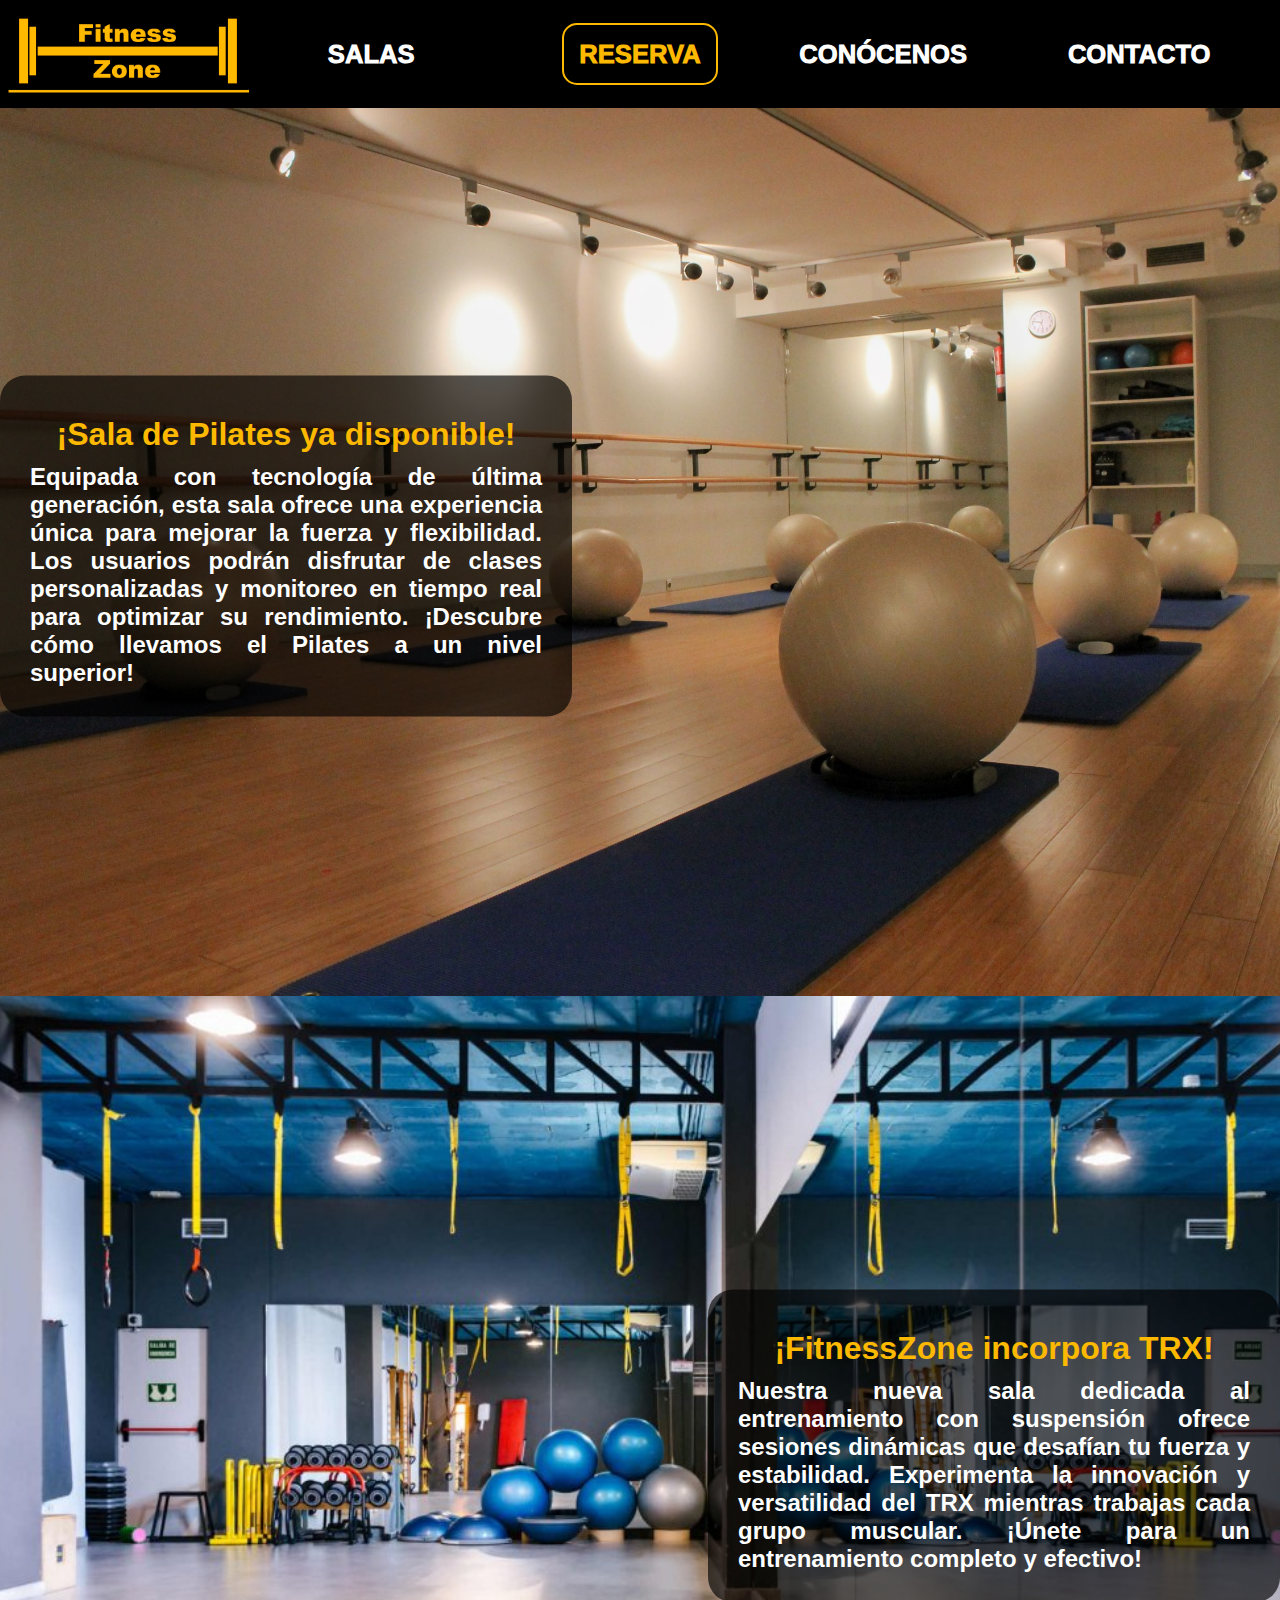
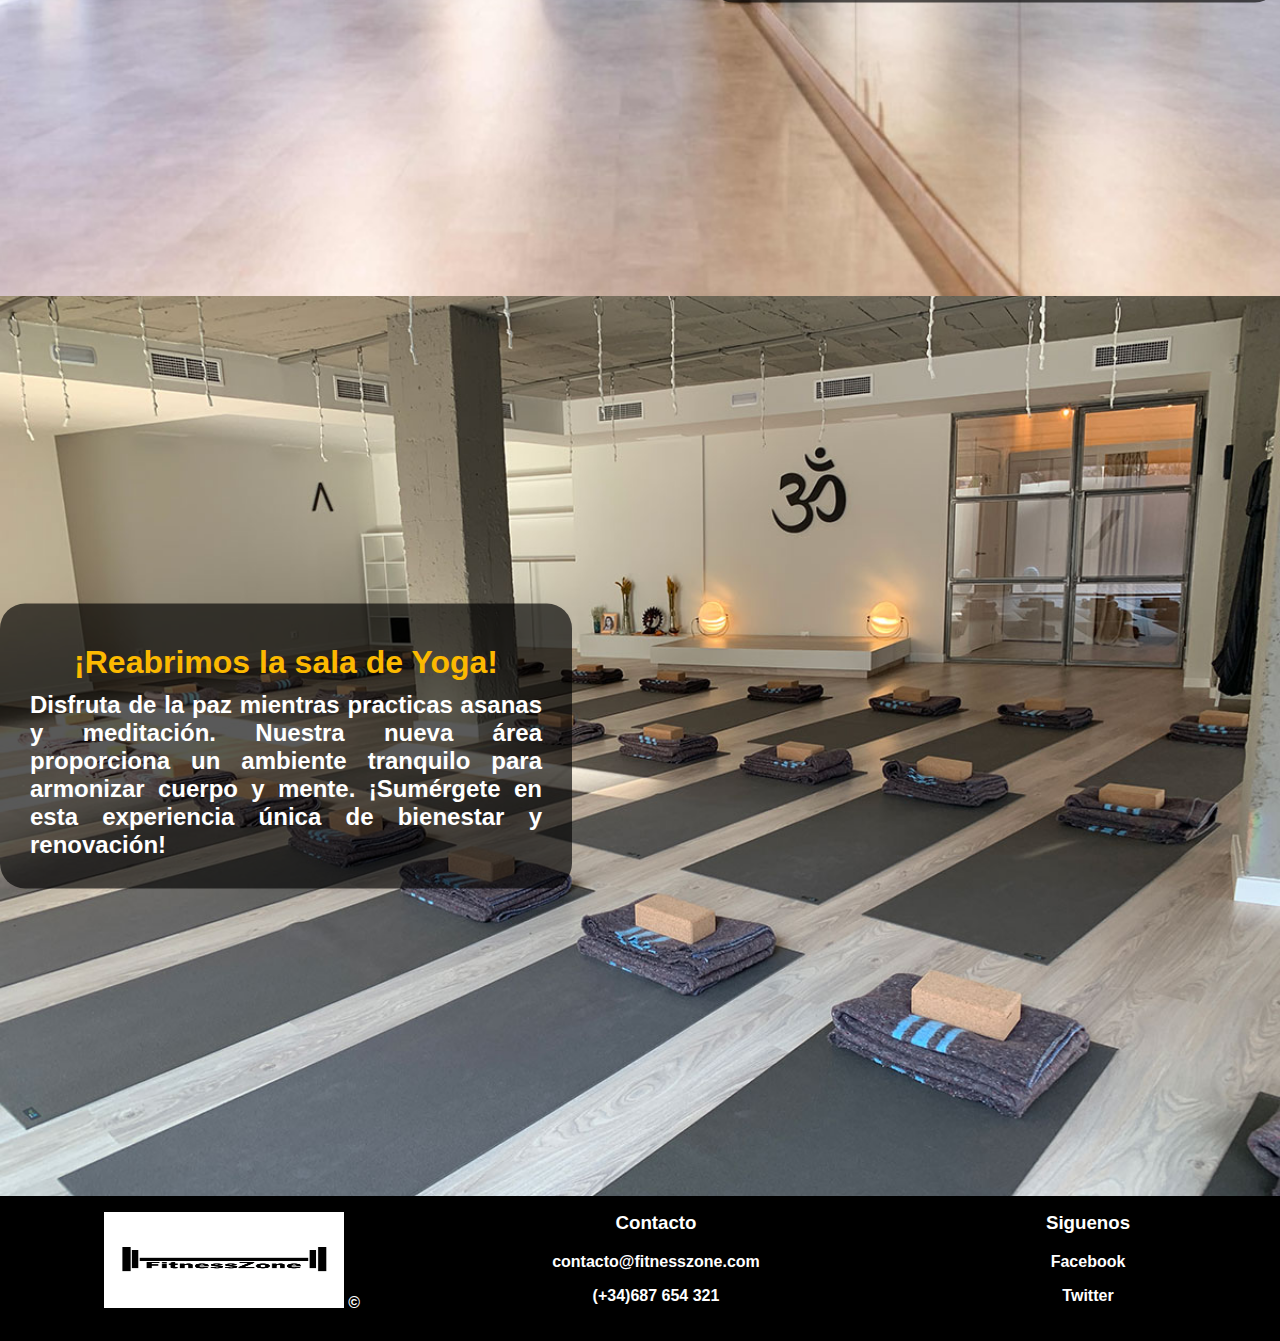
<file: index.html>
<!DOCTYPE html>
<html lang="es">
<head>
    <title>FitnessZone</title>
    <meta charset="UTF-8">
    <meta content="width=device-width, initial-scale=1" name="viewport">
    <!-- Metadatos del autor y diseñador del sitio -->
    <meta name="author" content="Carlos Antonio Cortés Lora, Roberto Rivero Díaz">
    <meta name="designer" content="Carlos Antonio Cortés Lora, Roberto Rivero Díaz">
    <!-- Enlaces a las fuentes de Google y hojas de estilos -->
    <link rel="preconnect" href="https://fonts.googleapis.com">
    <link rel="preconnect" href="https://fonts.gstatic.com" crossorigin>
    <link href="https://fonts.googleapis.com/css2?family=Rubik:ital,wght@0,300..900;1,300..900&display=swap" rel="stylesheet">
    <!-- Enlaces a los archivos CSS -->
    <link rel="stylesheet" href="style.css">
    <link rel="stylesheet" href="index.css">
    <!-- Enlace al archivo JavaScript -->
    <script src="style.js"></script>
</head>
<body>
    <!-- Cabecera del sitio -->
    <header>   
        <nav>
            <!-- Lista de navegación -->
            <ul>
                <!-- Enlace al inicio con el logo -->
                <li><a href="./index.html"><img src="./imagenes/logo_crudo.jpg" alt="logo" class="logoNav"></a></li>
                <!-- Enlace a la página de salas -->
                <li><a href="./salas.html">SALAS</a></li>
                <!-- Enlace a la página de reserva -->
                <li><a href="./reserva.html" id="btnReserva">RESERVA</a></li>
                <!-- Enlace a la página de ubicación -->
                <li><a href="./ubicacion.html">CONÓCENOS</a></li>
                <!-- Enlace a la sección de contacto en la misma página -->
                <li><a href="#contacto">CONTACTO</a></li>
            </ul>
        </nav>
    </header>

    <!-- Sección de noticias -->
    <div id="noticia1">
        <!-- Contenedor de la primera noticia -->
        <div class="noticia-izq">
            <!-- Título de la primera noticia -->
            <div class="titulo-noticia">¡Sala de Pilates ya disponible!</div>
            <!-- Texto de la primera noticia -->
            <div class="texto-noticia"> Equipada con tecnología de última generación, esta sala ofrece una experiencia única para
                mejorar la fuerza y flexibilidad. 
                Los usuarios podrán disfrutar de clases personalizadas y monitoreo en tiempo real para optimizar su rendimiento. 
                ¡Descubre cómo llevamos el Pilates a un nivel superior!</div>
        </div>
    </div>
    <div id="noticia2">
        <!-- Contenedor de la segunda noticia -->
        <div id="noticia-drch">
            <!-- Título de la segunda noticia -->
            <div class="titulo-noticia">¡FitnessZone incorpora TRX!</div>
            <!-- Texto de la segunda noticia -->
            <div class="texto-noticia">Nuestra nueva sala dedicada al entrenamiento con suspensión ofrece sesiones dinámicas que 
                desafían tu fuerza y estabilidad. Experimenta la innovación y versatilidad del TRX mientras trabajas cada grupo muscular. 
                ¡Únete para un entrenamiento 
                completo y efectivo!</div>
        </div>
    </div>
    <div id="noticia3">
        <!-- Contenedor de la tercera noticia -->
        <div class="noticia-izq">
            <!-- Título de la tercera noticia -->
            <div class="titulo-noticia">¡Reabrimos la sala de Yoga!</div>
            <!-- Texto de la tercera noticia -->
            <div class="texto-noticia"> Disfruta de la paz mientras practicas asanas y meditación. Nuestra nueva área proporciona un 
                ambiente tranquilo para armonizar cuerpo y mente. ¡Sumérgete en esta experiencia única de bienestar y renovación!</div>
        </div>
    </div>

    <!-- Pie de página -->
    <footer>
        <!-- Logo en el pie de página -->
        <a href="./index.html"><img src="./imagenes/logo_crudo.jpg" alt="logo" class="logoFooter"></a>
        &copy;
        
        <!-- Sección de contacto -->
        <div id="contacto"></div>
        <h3>Contacto</h3>
        <!-- Enlace de correo electrónico -->
        <a href="mailto:contacto@fitnesszone.com">contacto@fitnesszone.com</a>
        <!-- Número de teléfono -->
        <p>(+34)687 654 321</p>

        <!-- Sección de redes sociales -->
        <h3>Siguenos</h3>
        <p>Facebook</p>
        <p>Twitter</p>
    </footer>
</body>
</html>
</file>
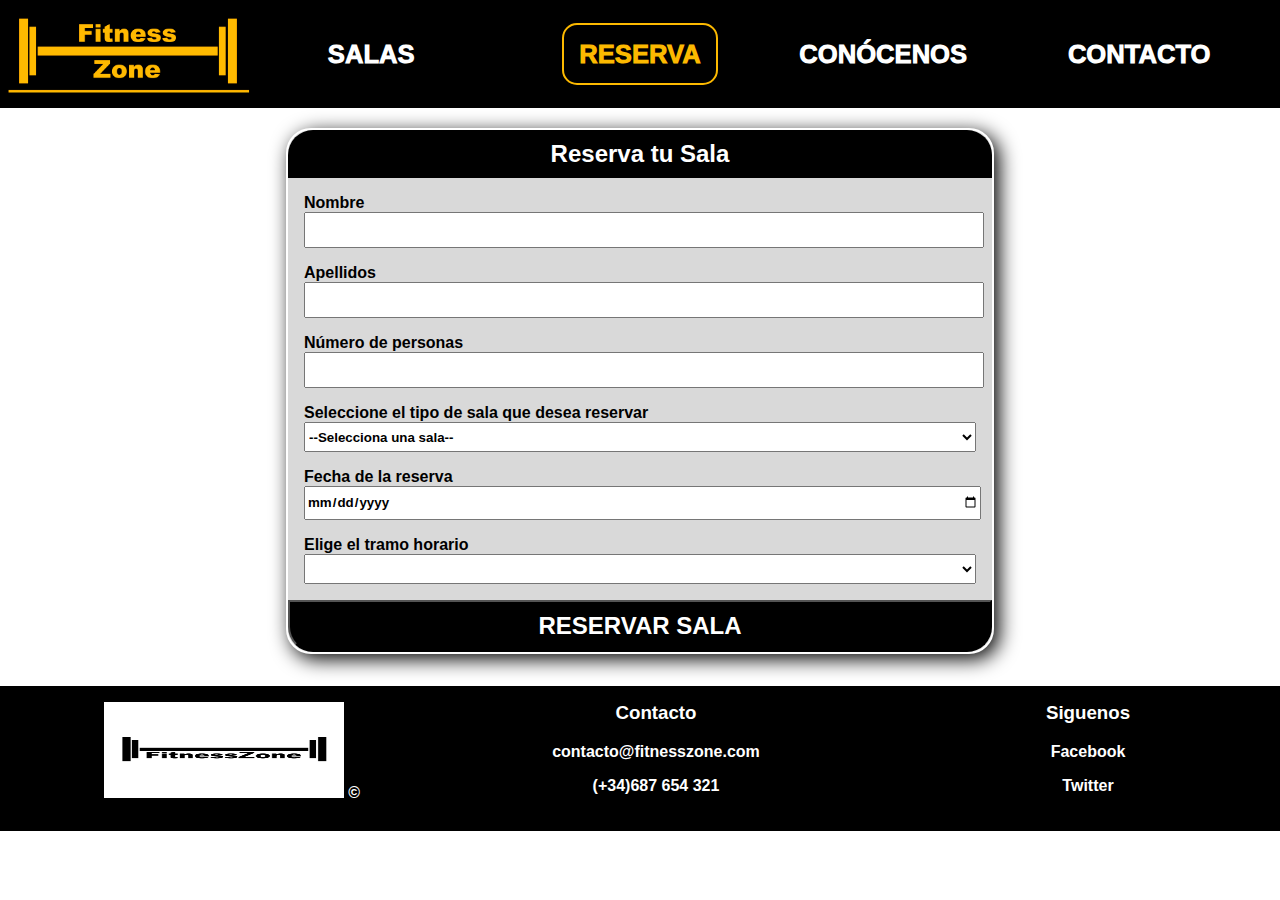
<file: reserva.html>
<!DOCTYPE html>
<html lang="es">
<head>
    <title>FitnessZone</title>
    <meta charset="UTF-8">
    <meta content="width=device-width, initial-scale=1" name="viewport">
    <meta name="author" content="Carlos Antonio Cortés Lora, Roberto Rivero Díaz">
    <meta name="designer" content="Carlos Antonio Cortés Lora, Roberto Rivero Díaz">
    <!-- Conexión con la fuente de Google Fonts -->
    <link rel="preconnect" href="https://fonts.googleapis.com">
    <link rel="preconnect" href="https://fonts.gstatic.com" crossorigin>
    <!-- Fuente de texto -->
    <link href="https://fonts.googleapis.com/css2?family=Rubik:ital,wght@0,300..900;1,300..900&display=swap" rel="stylesheet">
    <!-- Hojas de estilo -->
    <link rel="stylesheet" href="style.css">
    <link rel="stylesheet" href="reserva.css">
    <!-- Scripts -->
    <script src="validacion-formulario.js"></script>
    <script src="style.js"></script>
</head>
<body>
    <header>   
        <!-- Barra de navegación -->
        <nav>
            <ul>
                <!-- Logo -->
                <li><a href="./index.html"><img src="./imagenes/logo_crudo.jpg" alt="logo" class="logoNav"></a></li>
                <!-- Enlaces de navegación -->
                <li><a href="./salas.html">SALAS</a></li>
                <li><a href="./reserva.html" id="btnReserva">RESERVA</a></li>
                <li><a href="./ubicacion.html">CONÓCENOS</a></li>
                <li><a href="#contacto">CONTACTO</a></li>
            </ul>
        </nav>
    </header>

    <!-- Contenedor de reserva -->
    <div id="caja-reserva">
        <!-- Título de la reserva -->
        <div id="titulo-reserva">Reserva tu Sala</div>
        <!-- Formulario de reserva -->
        <form action="#" method="post" id="formulario">
            <!-- Campos de entrada -->
            <div class="grupo-atributo">
                <label>Nombre</label><br>
                <input type="text" name="nombre" class="box">
            </div>

            <div class="grupo-atributo">
                <label>Apellidos</label><br>
                <input type="text" name="apellidos" class="box">
            </div>

            <div class="grupo-atributo">
                <label>Número de personas</label>
                <input type="number" name="numero-personas" class="box">
            </div>

            <div class="grupo-atributo">
                <label>Seleccione el tipo de sala que desea reservar</label>
                <select id="SALAS" class="box">
                    <option value="0">--Selecciona una sala--</option>
                    <option value="1">Pilates</option>
                    <option value="2">Trx</option>
                    <option value="3">Yoga</option>
                </select>
            </div>

            <div class="grupo-atributo">
                <label>Fecha de la reserva</label>
                <input type="date" name="fecha" class="box">
            </div>
    
            <div class="grupo-atributo">
                <label>Elige el tramo horario</label>
                <select name="horaInicio" class="box" id="horaInicio"></select>
            </div>
        </form> 
        <!-- Botón de reserva -->
        <input type="submit" value="RESERVAR SALA" id="btnReservaFormulario">   
    </div>

    <!-- Footer-->
    <footer>
        <!-- Logo -->
        <a href="./index.html"><img src="./imagenes/logo_crudo.jpg" alt="logo" class="logoFooter"></a>
        &copy;
        
        <!-- Información de contacto -->
        <div id="contacto"></div>
        <h3>Contacto</h3>
        <a href="mailto:contacto@fitnesszone.com">contacto@fitnesszone.com</a>
        <p>(+34)687 654 321</p>

        <!-- Redes sociales -->
        <h3>Siguenos</h3>
        <p>Facebook</p>
        <p>Twitter</p>
    </footer>
</body>
</html>
</file>
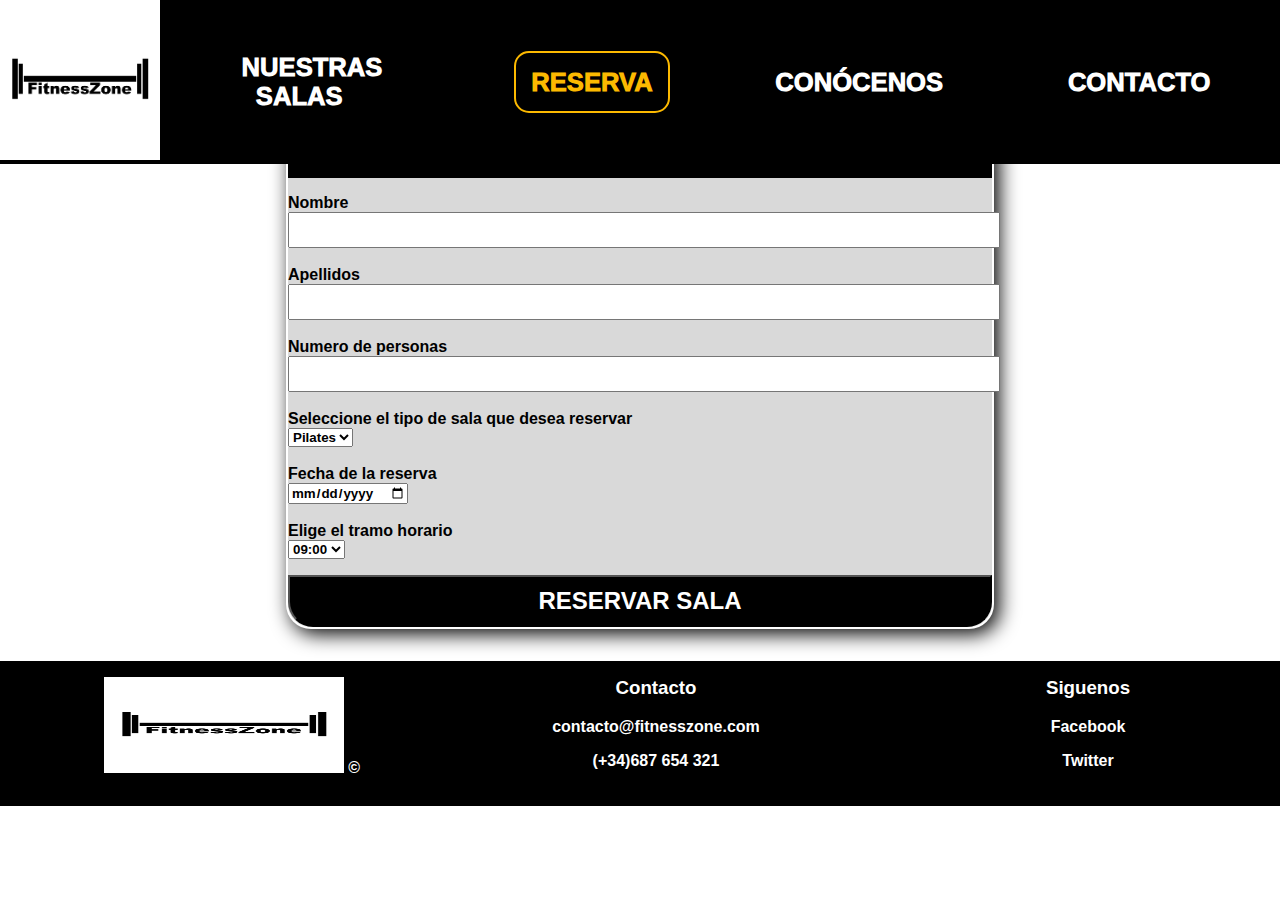
<file: reservas.html>
<!DOCTYPE html>
<html lang="es">
<head>
    <title>FitnessZone</title>
    <meta charset="UTF-8">
    <meta content="width=device-width, initial-scale=1" name="viewport">
    <meta name="author" content="Carlos Antonio Cortés Lora, Roberto Rivero Díaz">
    <meta name="designer" content="Carlos Antonio Cortés Lora, Roberto Rivero Díaz">
    <link rel="preconnect" href="https://fonts.googleapis.com">
    <link rel="preconnect" href="https://fonts.gstatic.com" crossorigin>
    <link href="https://fonts.googleapis.com/css2?family=Rubik:ital,wght@0,300..900;1,300..900&display=swap" rel="stylesheet">
    <link rel="stylesheet" href="style.css">
    <link rel="stylesheet" href="reserva.css">

</head>
<body>
    <!-- Cabecera-->
    <header>   
        <nav>
            <ul>
                <a href="./index.html">
                    <img src="./imagenes/logo_crudo.jpg" alt="logo" class="logoNav"></a>
                
                <li><a href="./salas.html">NUESTRAS SALAS</a></li>
                <li><a href="./reservas.html" id="btnReserva">RESERVA</a></li>
                <li><a href="./ubicacion.html">CONÓCENOS</a></li>
                <li><a href="#contacto">CONTACTO</a></li>
            </ul>
        </nav>
    </header>
   
    <div id="caja-reserva">
        <div id="titulo-reserva">Reserva tu Sala</div>
        <form action="#" method="post" id="formulario">
            <p>
                <label>Nombre</label><br>
                <input type="text" name="nombre" class="box">
                <br><br>
                <label>Apellidos</label><br>
                <input type="text" name="apellidos" class="box">
                <br><br>
                <label>Numero de personas</label><br>
                <input type="number" name="Numero de personas" class="box">
                <br><br>
            
                <label>Seleccione el tipo de sala que desea reservar</label><br>
                <select name="SALAS">
                    <option value="1">Pilates</option>
                    <option value="2">Trx</option>
                    <option value="3">Yoga</option>
                </select>
                <br>
                <br>
                <label>Fecha de la reserva</label><br>
                <input type="date" name="fecha" ><br>
                <br>
                <label>Elige el tramo horario</label><br>
                <select name="horaInicio" id="horaInicio" required ></select>
            </p>
        </form> 
        <input type="submit" value="RESERVAR SALA" id="btnReservaFormulario">   
    </div>
    
    
    
    
    <script>
        document.addEventListener('DOMContentLoaded', function() {
            var selectHoraInicio = document.getElementById('horaInicio');
    
            // Genera las opciones desde las 9 de la mañana hasta las 9 de la noche
            for (var i = 9; i <= 21; i++) {
                var hora = i < 10 ? '0' + i : '' + i;
                var option = document.createElement('option');
                option.value = hora + ':00';
                option.text = hora + ':00';
                selectHoraInicio.add(option);
            }
        });
    </script>
    
    <!-- Footer-->
    <footer>
        <img src="./imagenes/logo_crudo.jpg" alt="logo" class="logoFooter">
        &copy;
        
        <div id="contacto"></div>
        <h3>Contacto</h3>
        <a href="mailto:contacto@fitnesszone.com">contacto@fitnesszone.com</a>
        <p>(+34)687 654 321</p>

        <h3>Siguenos</h3>
        <p>Facebook</p>
        <p>Twitter</p>
    </footer>
</body>
</html>
</file>
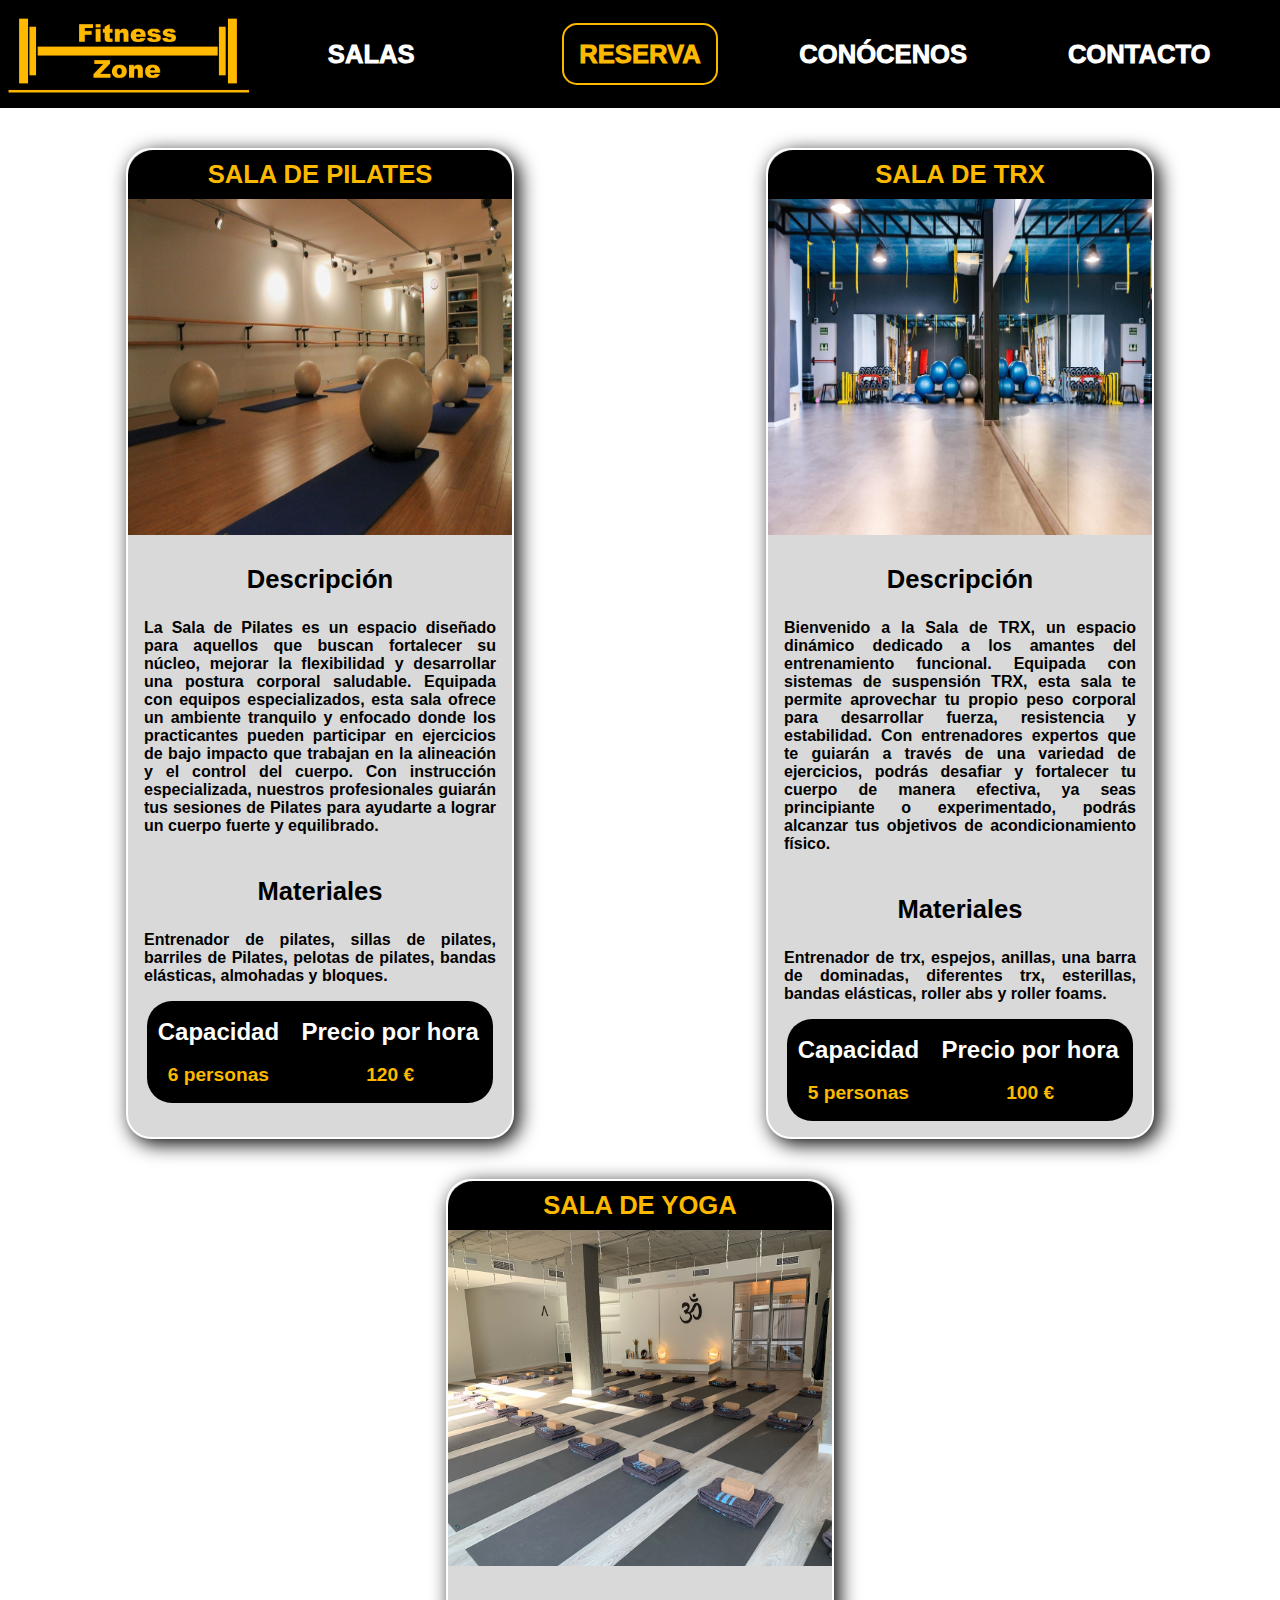
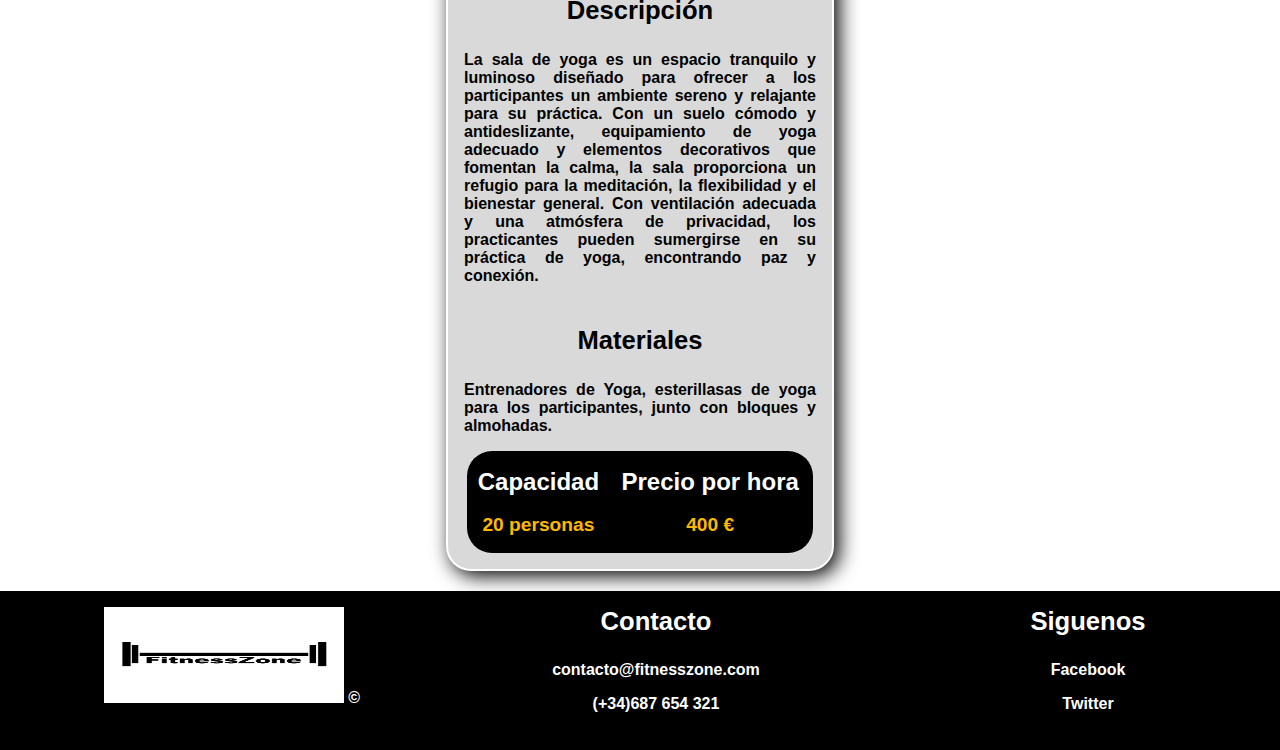
<file: salas.html>
<!DOCTYPE html>
<html lang="es">
<head>
    <title>FitnessZone</title>
    <!-- Metadatos -->
    <meta charset="UTF-8">
    <meta content="width=device-width, initial-scale=1" name="viewport">
    <meta name="author" content="Carlos Antonio Cortés Lora, Roberto Rivero Díaz">
    <meta name="designer" content="Carlos Antonio Cortés Lora, Roberto Rivero Díaz">
    <!-- Fuentes -->
    <link rel="preconnect" href="https://fonts.googleapis.com">
    <link rel="preconnect" href="https://fonts.gstatic.com" crossorigin>
    <link href="https://fonts.googleapis.com/css2?family=Rubik:ital,wght@0,300..900;1,300..900&display=swap" rel="stylesheet">
    <!-- Hojas de estilo -->
    <link rel="stylesheet" href="style.css">
    <link rel="stylesheet" href="salas.css">
    <!-- Scripts -->
    <script src="style.js"></script>
</head>
<body>
    <!-- Cabecera -->
    <header>   
        <nav>
            <ul>
                <!-- Elementos de navegación -->
                <li><a href="./index.html"><img src="./imagenes/logo_crudo.jpg" alt="logo" class="logoNav"></a></li>
                <li><a href="./salas.html">SALAS</a></li>
                <li><a href="./reserva.html" id="btnReserva">RESERVA</a></li>
                <li><a href="./ubicacion.html">CONÓCENOS</a></li>
                <li><a href="#contacto">CONTACTO</a></li>
            </ul>
        </nav>
    </header>

    <div class="contenedor">
        <!-- Sala de Pilates -->
        <article>
            <div class="titulo-sala">SALA DE PILATES</div>
            <img src="./imagenes/sala_pilates.jpg" alt="sala">
            <!-- Descripción -->
            <h3>Descripción</h3>
            <div class="texto-sala">La Sala de Pilates es un espacio diseñado para aquellos que buscan fortalecer su núcleo,
                 mejorar la flexibilidad y desarrollar una postura corporal saludable. Equipada con equipos especializados, 
                 esta sala ofrece un ambiente tranquilo y enfocado donde los practicantes pueden participar en ejercicios de 
                 bajo impacto que trabajan en la alineación y el control del cuerpo. Con instrucción especializada, nuestros 
                 profesionales guiarán tus sesiones de Pilates para ayudarte a lograr un cuerpo fuerte y equilibrado.</div>
            <!-- Materiales -->
            <h3>Materiales</h3>
            <div class="texto-sala">Entrenador de pilates, sillas de pilates, barriles de Pilates, pelotas de pilates, 
                bandas elásticas, almohadas y bloques.</div>
            <!-- Detalles de capacidad y precio -->
            <table>
                <thead>
                <tr>
                <th>Capacidad</th>
                <th>Precio por hora</th>
                </tr>
                </thead>
                <tbody>
                <tr>
                <td>6 personas</td>
                <td>120 €</td>
                </tr>
                </tbody>
            </table>     
        </article>
        
        <!-- Sala de TRX -->
        <article>
            <div class="titulo-sala">SALA DE TRX</div>
            <img src="./imagenes/sala_trx.jpg" alt="sala">
            <!-- Descripción -->
            <h3>Descripción</h3>
            <div class="texto-sala">Bienvenido a la Sala de TRX, un espacio dinámico dedicado a los amantes del entrenamiento 
                funcional. Equipada con sistemas de suspensión TRX, esta sala te permite aprovechar tu propio peso corporal 
                para desarrollar fuerza, resistencia y estabilidad. Con entrenadores expertos que te guiarán a través de una 
                variedad de ejercicios, podrás desafiar y fortalecer tu cuerpo de manera efectiva, ya seas principiante o 
                experimentado, podrás alcanzar tus objetivos de acondicionamiento físico.</div>
            <!-- Materiales -->
            <h3>Materiales</h3>
            <div class="texto-sala">Entrenador de trx, espejos, anillas, una barra de dominadas, diferentes trx, esterillas,
                 bandas elásticas, roller abs y  roller foams.</div>
            <!-- Detalles de capacidad y precio -->
            <table>
                <thead>
                <tr>
                <th>Capacidad</th>
                <th>Precio por hora</th>
                </tr>
                </thead>
                <tbody>
                <tr>
                <td>5 personas</td>
                <td>100 €</td>
                </tr>
                </tbody>
            </table>
        </article>
        
        <!-- Sala de Yoga -->
        <article>
            <div class="titulo-sala">SALA DE YOGA</div>
            <img src="./imagenes/sala_yoga.jpg" alt="sala">
            <!-- Descripción -->
            <h3>Descripción</h3>
            <div class="texto-sala">La sala de yoga es un espacio tranquilo y luminoso diseñado para ofrecer a los 
                participantes un ambiente sereno y relajante para su práctica. Con un suelo cómodo y antideslizante, 
                equipamiento de yoga adecuado y elementos decorativos que fomentan la calma, la sala proporciona un 
                refugio para la meditación, la flexibilidad y el bienestar general. Con ventilación adecuada y una 
                atmósfera de privacidad, los practicantes pueden sumergirse en su práctica de yoga, encontrando paz 
                y conexión.</div>
            <!-- Materiales -->
            <h3>Materiales</h3>
            <div class="texto-sala">Entrenadores de Yoga, esterillasas de yoga para los participantes, junto con 
                bloques y almohadas.</div>
            <!-- Detalles de capacidad y precio -->
            <table>
                <thead>
                <tr>
                <th>Capacidad</th>
                <th>Precio por hora</th>
                </tr>
                </thead>
                <tbody>
                <tr>
                <td>20 personas</td>
                <td>400 €</td>
                </tr>
                </tbody>
            </table>
        </article>
    </div>

    <!-- Footer-->
    <footer>
        <a href="./index.html"><img src="./imagenes/logo_crudo.jpg" alt="logo" class="logoFooter"></a>
        &copy;
        
        <!-- Información de contacto -->
        <div id="contacto"></div>
        <h3>Contacto</h3>
        <a href="mailto:contacto@fitnesszone.com">contacto@fitnesszone.com</a>
        <p>(+34)687 654 321</p>

        <!-- Redes sociales -->
        <h3>Siguenos</h3>
        <p>Facebook</p>
        <p>Twitter</p>
    </footer>
</body>
</html>
</file>
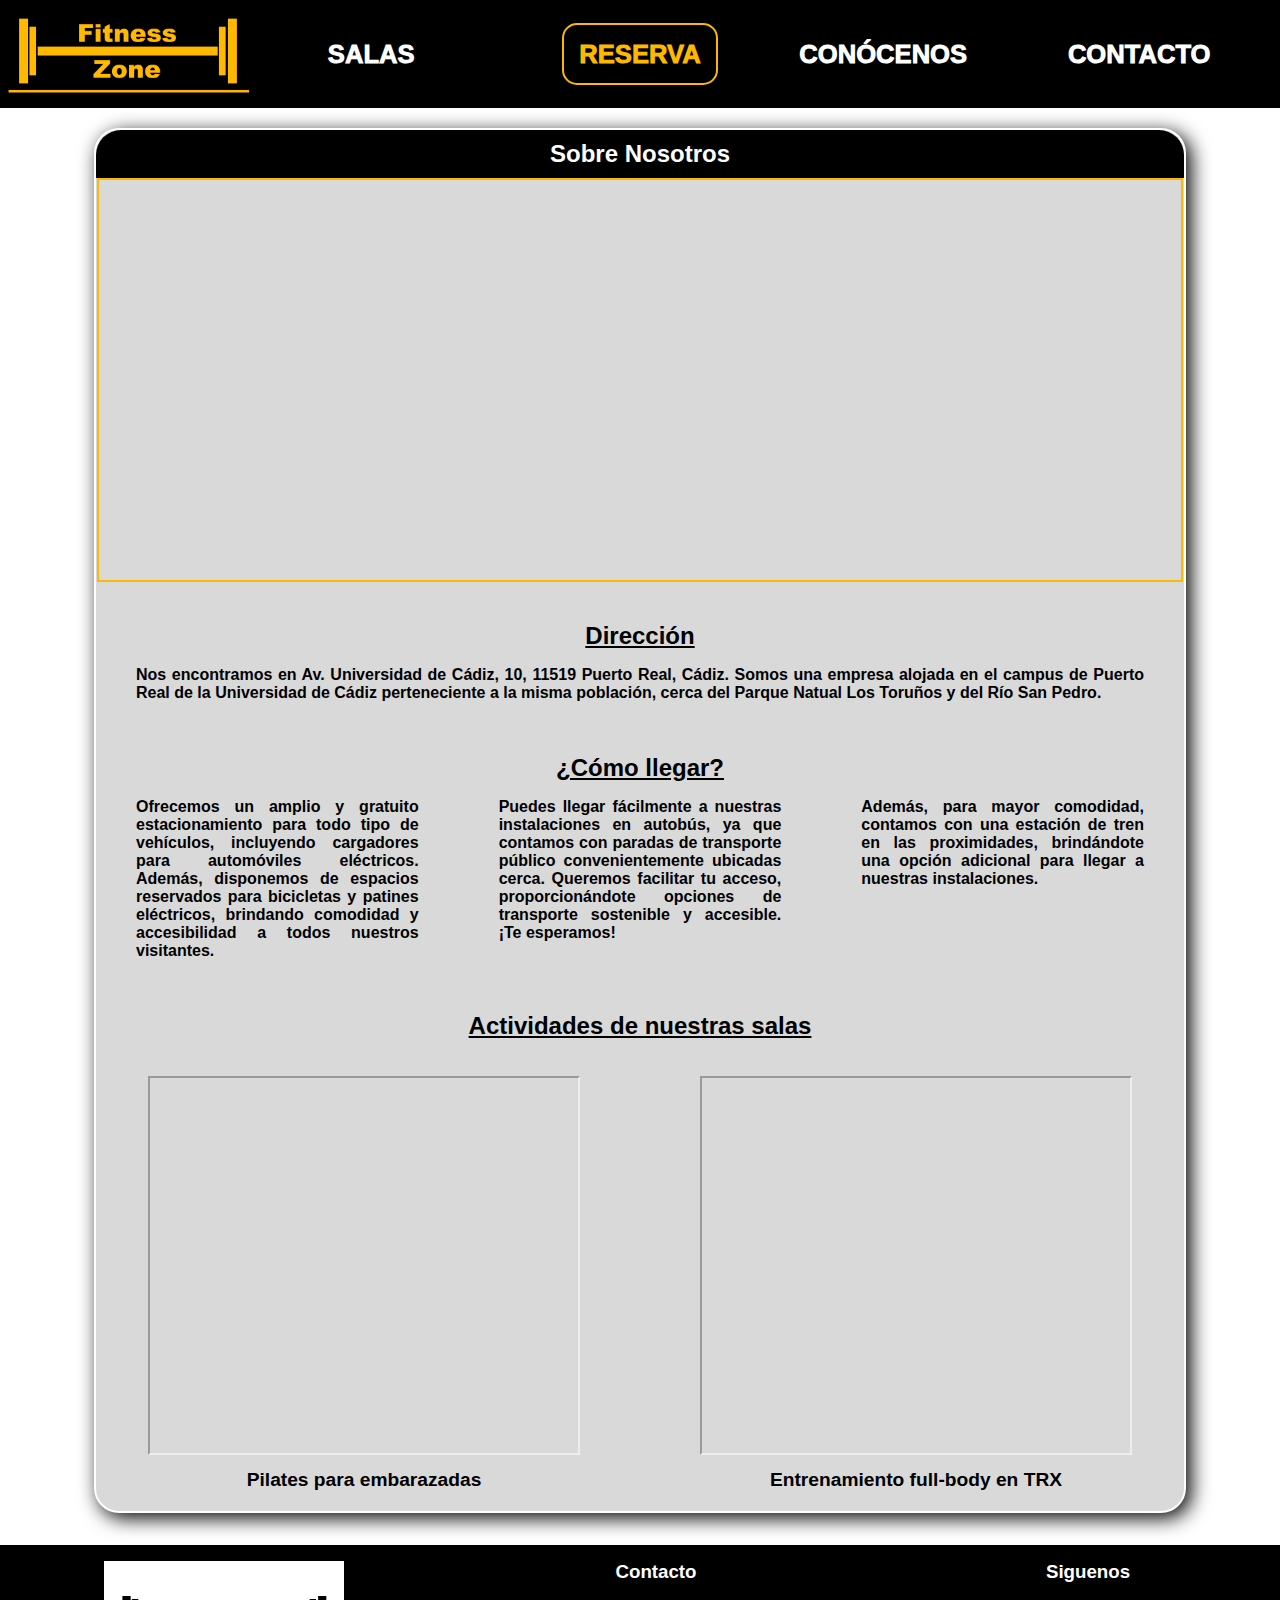
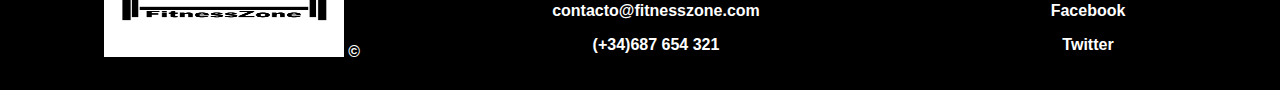
<file: ubicacion.html>
<!DOCTYPE html>
<html lang="es">
<head>
    <title>FitnessZone</title>
    <meta charset="UTF-8">
    <meta content="width=device-width, initial-scale=1" name="viewport">
    <meta name="author" content="Carlos Antonio Cortés Lora, Roberto Rivero Díaz">
    <meta name="designer" content="Carlos Antonio Cortés Lora, Roberto Rivero Díaz">
    <link rel="preconnect" href="https://fonts.googleapis.com">
    <link rel="preconnect" href="https://fonts.gstatic.com" crossorigin>
    <link href="https://fonts.googleapis.com/css2?family=Rubik:ital,wght@0,300..900;1,300..900&display=swap" rel="stylesheet">
    <link rel="stylesheet" href="style.css">
    <link rel="stylesheet" href="ubicacion.css">
    <script src="style.js"></script>

</head>
<body>
    <!-- Cabecera-->
    <header>   
        <nav>
            <ul>
                <li><a href="./index.html"><img src="./imagenes/logo_crudo.jpg" alt="logo" class="logoNav"></a></li>
                <li><a href="./salas.html">SALAS</a></li>
                <li><a href="./reserva.html" id="btnReserva">RESERVA</a></li>
                <li><a href="./ubicacion.html">CONÓCENOS</a></li>
                <li><a href="#contacto">CONTACTO</a></li>
            </ul>
        </nav>
    </header>

    <div id="caja-sobre-nosotros">
        <div id="titulo-ubicacion">Sobre Nosotros</div>          
        <iframe id="mapa" src="https://www.google.com/maps/embed?pb=!1m18!1m12!1m3!1d3205.663434279525!2d-6
        .204227584424447!3d36.53811339010784!2m3!1f0!2f0!3f0!3m2!1i1024!2i768!4f13.1!3m3!1m2!1s0x152f79854b
        8f0de1%3A0x8d075bd9e5895558!2sEscuela%20Superior%20de%20Ingenier%C3%ADa!5e0!3m2!1ses!2ses!4v1647974
        079358!5m2!1ses!2ses"  loading="lazy"></iframe>
        
        <div class="titulo-informacion">Dirección</div>
        <div id="texto-informacion-direccion">
            <p>Nos encontramos en Av. Universidad de Cádiz, 10, 11519 Puerto Real, Cádiz. Somos una empresa 
                alojada en el campus de Puerto Real de la Universidad de Cádiz perteneciente a la misma 
                población, cerca del Parque Natual Los Toruños y del Río San Pedro.</p>
        </div>

        <div class="titulo-informacion">¿Cómo llegar?</div>
        <div id="informacion-tres-columnas">
            <div class="texto-informacion-transporte">
                <p>Ofrecemos un amplio y gratuito estacionamiento para todo tipo de vehículos, incluyendo 
                    cargadores para automóviles eléctricos. Además, disponemos de espacios reservados para 
                    bicicletas y patines eléctricos, brindando comodidad y accesibilidad a todos nuestros 
                    visitantes.</p>
            </div>
            <div class="texto-informacion-transporte">
                <p>Puedes llegar fácilmente a nuestras instalaciones en autobús, ya que contamos con paradas 
                    de transporte público convenientemente ubicadas cerca. Queremos facilitar tu acceso, 
                    proporcionándote opciones de transporte sostenible y accesible. ¡Te esperamos!</p>
            </div>
            <div class="texto-informacion-transporte">
                <p>Además, para mayor comodidad, contamos con una estación de tren en las proximidades, 
                    brindándote una opción adicional para llegar a nuestras instalaciones.</p>
            </div>
        </div>

        <div class="titulo-informacion">Actividades de nuestras salas</div><br><br>
        <div id="conjunto-videos">
            <iframe src="https://www.youtube.com/embed/TZpsHsu8llE"  loading="lazy"></iframe>  
            <p>Pilates para embarazadas</p>
            <iframe src="https://www.youtube.com/embed/faNsmF8olsw"  loading="lazy"></iframe>  
            <p>Entrenamiento full-body en TRX</p>
        </div>
    </div>
    

    <!-- Footer-->
    <footer>
        <a href="./index.html"><img src="./imagenes/logo_crudo.jpg" alt="logo" class="logoFooter"></a>
        &copy;
        
        <div id="contacto"></div>
        <h3>Contacto</h3>
        <a href="mailto:contacto@fitnesszone.com">contacto@fitnesszone.com</a>
        <p>(+34)687 654 321</p>

        <h3>Siguenos</h3>
        <p>Facebook</p>
        <p>Twitter</p>
    </footer>

</body>
</html>
</file>
<file: style.css>
/*Elementos comunes*/
*{  
    font-family: "Inter", sans-serif;
    font-weight: 700;
    font-style: normal;
    font-variation-settings:"slnt" 0;
}

body {
    margin: 0 auto;
}

/*Header*/
header {
    display: flex;
    justify-content: center; /* Centra horizontalmente */
    align-items: center; /* Centra verticalmente */
    position: fixed;
    width: 100%;
    height: auto;
    top: 0%;
    z-index: 1000;
}

nav {
    width: 100%;
    height: auto;
    background-color: black;
}

nav ul {
    margin: 0;
    padding: 0;
    overflow: hidden;
    width: 100%;
    height: auto;
    display: flex; /* Cambiado a flexbox */
    justify-content: space-between; /* Alinea los elementos a lo largo del contenedor */
    align-items: center;
}

nav ul li {
    width: 20%; /* Cada elemento ocupa el 20% del ancho del nav */
    height: auto;
    text-align: center;
}

nav ul li a {
    padding: 1.25em 1em 0 0; /* Ajusta el espaciado del texto en los enlaces */
    font-size: 1.6em;
    color: white;
    font-weight: bolder;
    text-decoration: none;
    font-weight: 1000;
}
/*Cuando se pasa el raton por encima*/
nav ul li a:hover {
    text-decoration: underline;
    color: #FCB900;
}

.logoNav {
    margin: 0;
    padding: 0;
    text-align: center;
    width: 10em;
    height: auto;    
}

#btnReserva{
    color: #FCB900;
    text-align: center;
    border: 2px solid #FCB900; /* Establece el borde con el mismo color que el texto */
    padding: 15px 15px; /* Ajusta el espaciado del botón según sea necesario */
    border-radius: 15px; /* Opcional: agrega bordes redondeados */
    margin-top: 0.65em;
    height: auto;
}

#btnReserva:hover{
    color: white;
    border: 2px solid white; /* Establece el borde con el mismo color que el texto */
}


/*Footer*/
footer{
    width: 100%;
    padding: 1em;
    column-count: 3;
    margin-top: auto;
    background-color: black;
    color: white;
    text-align: center;
}

a{
    color: white;
    text-decoration: none;
}

a:hover{
    color: #FCB900;
    text-decoration: underline;
}

.logoFooter{
    margin: 0;
    text-align: left;
    width: 15em;
    height: 6em;
    padding: 0 0 0 1em;
}

.info{
    padding: 0%;
}



/*Media query para pantallas pequeñas*/
/*Para el header*/
@media only screen and (max-width: 1250px) {
    header {
        display: flex;
        justify-content: space-between; /* Alinea los elementos en los extremos del header */
        align-items: center; /* Centra verticalmente los elementos */
        flex-wrap: wrap;
        height: auto; /* Establece la altura automática para adaptarse al contenido */
        text-align: center;
        z-index: 1000;
    }

    .logoNav{
        display: flex;
        flex-direction: column;
        margin-left: auto;
        width: 75%;
        margin-right: auto;
        height: auto;
    }

    nav ul {
        display: flex;
        flex-direction: column;
        background-color: black;
        align-items: center;
        width: 100%;
        height: auto; /* Establece la altura automática para adaptarse al contenido */
        column-count: initial; /* Restaura el conteo de columnas a su valor inicial */
    }

    nav ul li {
        height: auto; /* Establece la altura automática para adaptarse al contenido */
        text-align: center; /* Alinea el texto al centro */
        margin-bottom: 1em; /* Añade un poco de espacio entre elementos de la lista */
    }

    nav ul li a {
        padding: 0.2em 0; /* Ajusta el espaciado del texto en los enlaces */
        font-weight: 800;
    }
}

/*Para el footer*/
@media only screen and (max-width: 900px) {
    footer {
        column-count: 1; /* Cambia a una sola columna */
    }
}
</file>
<file: index.css>
/* Estilo para la primera noticia */
#noticia1 {
    width: 100vw; /* Ancho completo de la ventana del navegador */
    height: 100vh; /* Altura completa de la ventana del navegador */
    background-image: url('./imagenes/sala_pilates.jpg'); /* Imagen de fondo */
    background-size: cover; /* Ajusta la imagen para cubrir todo el contenedor */
    background-position: center; /* Centra la imagen en el contenedor */
    background-repeat: no-repeat; /* Evita que la imagen de fondo se repita */
    position: relative; /* Establece posición relativa */
    margin-top: 6em; /* Margen superior para separar la cabecera */
}

#noticia2 {
    width: 100vw;
    height: 100vh;
    background-image: url('./imagenes/sala_trx.jpg');
    background-size: cover;
    background-position: center;
    background-repeat: no-repeat;
    position: relative; 
    
}

#noticia3 {
    width: 100vw;
    height: 100vh;
    background-image: url('./imagenes/sala_yoga.jpg');
    background-size: cover;
    background-position: center;
    background-repeat: no-repeat;
    position: relative; 
    
}

/* Estilo para el contenedor de texto de la primera noticia */
.noticia-izq {
    position: absolute; /* Establece posición absoluta para que el texto se pueda posicionar dentro del contenedor */
    text-align: center; /* Alinea el texto al centro */
    padding: 30px; /* Relleno interno */
    width: 40%; 
    top: 50%; /* Posiciona el contenedor en el centro verticalmente */
    transform: translateY(-50%); /* Ajusta verticalmente */
    background-color: rgba(0, 0, 0, 0.65); /* Fondo semi-transparente */
    border-radius: 25px; /* Bordes redondeados */
}

/* Estilo para el contenedor de texto de la segunda noticia */
#noticia-drch {
    position: absolute; 
    text-align: center; 
    padding: 30px;
    width: 40%; 
    right: 0; /* Pone el texto a la derecha */
    top: 50%; 
    transform: translateY(-50%); 
    background-color: rgba(0, 0, 0, 0.65); 
    border-radius: 25px; 
}

/* Estilos para el título y el texto de la noticia */
.titulo-noticia {
    color: #FCB900; /* Color del texto */
    font-size: 32px; /* Tamaño de fuente */
    padding: 10px; 
}

.texto-noticia {
    text-align: justify; /* Alinea el texto justificado */
    color: white; 
    font-size: 24px; 
}

/* Media query para dispositivos con un ancho máximo de 768px */
@media only screen and (max-width: 768px) {
    #noticia1 {
        margin-top: 30em; 
    }
    
    #noticia2, #noticia3 {
        width: 100%; 
    }

    .noticia-izq, #noticia-drch {
        width: 90%; 
        font-size: 16px; 
    }

    .titulo-noticia {
        font-size: 24px; 
        padding: 5px; 
    }

    .texto-noticia {
        font-size: 18px; 
        padding: 15px; 
    }

    #noticia-drch {
        width: 90%; 
        right: 5%; /* Posiciona el texto a la derecha */
    }
}
</file>
<file: reserva.css>
#caja-reserva{
    background-color: #D9D9D9;
    width:55%;
    margin-left: auto;
    margin-right: auto;
    margin-top: 8em;
    margin-bottom: 2em;
    border-radius: 25px;
    border: solid 2px white;
    box-shadow: 5px 5px 20px rgb(0, 0, 0); /* Sombra: desplazamiento-x desplazamiento-y desenfoque color */
}


#titulo-reserva{
    background-color: black;
    color: white;
    text-align: center;
    font-size: 1.5em;
    width:100%;
    margin-left: auto;
    margin-right: auto;
    border-top-left-radius: 25px;
    border-top-right-radius: 25px;
    padding-top: 10px;
    padding-bottom: 10px;
}

#formulario{
    color: black;
    width:100%;
    gap: 1.5em;
}

.grupo-atributo{
    margin: 1em;
}

.box{
    width: 100%;
    height: 30px;
}

#btnReservaFormulario{
    background-color: black;
    color:white;
    text-align: center;
    font-size: 1.5em;
    width:100%;
    margin-left: auto;
    margin-right: auto;
    border-bottom-left-radius: 25px;
    border-bottom-right-radius: 25px;
    padding-top: 10px;
    padding-bottom: 10px;
    font-weight: bolder;
}

#btnReservaFormulario:hover{
    color:#FCB900;
    text-decoration: underline; /*Subraya la palabra*/
}

.error-input {
    border: 2px solid red; /* Cambiar el borde a rojo */
}

/* Media query*/
@media only screen and (max-width: 768px) {
    #caja-reserva {
        width: 90%; /* Hacer el contenedor más estrecho para dispositivos móviles */
        margin-top: 20em; /* Ajustar el margen superior en pantallas más pequeñas */
        margin-bottom: 5em; /* Ajustar el margen inferior en pantallas más pequeñas */
    }

    #titulo-reserva {
        font-size: 1.2em; /* Ajustar el tamaño del título para dispositivos móviles */
    }

    #formulario {
        padding: 1em; /* Reducir el relleno para dispositivos móviles */
    }

    .box {
        width: 95%; /* Ajustar el ancho del cuadro en dispositivos móviles */
    }

    #btnReservaFormulario {
        font-size: 1.2em; /* Ajustar el tamaño de fuente del botón para dispositivos móviles */
        padding-top: 8px; /* Ajustar el relleno superior del botón para dispositivos móviles */
        padding-bottom: 8px; /* Ajustar el relleno inferior del botón para dispositivos móviles */
    }
}
</file>
<file: salas.css>
.contenedor {
    display: flex;
    justify-content: space-around;
    flex-wrap: wrap;
    margin-top: 8em;
}

article{
    background-color: #D9D9D9;
    margin: 20px;
    width: 30%;
    box-shadow: 5px 5px 20px rgb(0, 0, 0);
    border-radius: 25px;
    border: solid 2px white;
    padding-bottom: 1em;
}

.titulo-sala{
    background-color: black;
    color: #FCB900;
    text-align: center;
    font-size: 1.6em;
    width:100%;
    margin-left: auto;
    margin-right: auto;
    border-top-left-radius: 25px;
    border-top-right-radius: 25px;
    padding-top: 10px;
    padding-bottom: 10px;
    font-weight: bolder;
}

article img {
    height: 21em;
    width: 100%;
}

h3{
    text-align: center;
    font-size: 1.6em;
    font-weight: 800;
}

.texto-sala{
    padding-left: 1em;
    padding-right: 1em;
    text-align: justify;
    padding-bottom: 1em;
}

table{
    text-align: center;
    background-color: black;
    border-radius: 25px;
    margin: 0 auto; /* Esto centra la tabla horizontalmente */
    width: 90%;
}

th{
    color: white;
    font-size: 1.5em;
    padding-top: 15px;
    padding-bottom: 15px;
    font-weight: bolder;
}

td{
    color: #FCB900;
    padding-bottom: 15px;
    font-weight: 800;
    font-size: 1.2em;
}


/* Media query para móviles */
@media only screen and (max-width: 768px) {
    .contenedor {
        display: flex;
        justify-content: space-around;
        flex-wrap: wrap;
        margin-top: 15em;
    }

    article {
        width: 90%; 
        margin: 50px; 
    }

    .titulo-sala {
        font-size: 1.4em; 
    }

    article img {
        height: auto; 
    }

    h3 {
        font-size: 1.4em; 
    }

    .texto-sala {
        padding: 0 1em; 
        padding-bottom: 0.5em; 
    }

    table {
        width: 100%; 
    }

    th, td {
        font-size: 1.2em;
    }
}
</file>
<file: ubicacion.css>
#caja-sobre-nosotros {
    background-color: #D9D9D9;
    width: 85%;
    margin: 8em auto 2em auto;
    border-radius: 25px;
    border: 2px solid white;
    box-shadow: 5px 5px 20px rgb(0, 0, 0);
    text-align: center;
}

#titulo-ubicacion {
    background-color: black;
    color: white;
    text-align: center;
    font-size: 1.5em;
    margin: auto;
    border-top-left-radius: 25px;
    border-top-right-radius: 25px;
    padding: 10px 0;
}

#mapa {
    height: 25em;
    width: 99.5%;
    text-align: center;
    border: 2px solid #FCB900;
}

#texto-informacion-direccion {
    text-align: justify;
    margin-left: 40px;
    margin-right: 40px;
}

.titulo-informacion{
    padding-top: 1.5em;
    font-size: 1.5em;
    color: #000000;
    text-decoration: underline;
}

#informacion-tres-columnas {
    display: flex;
    justify-content: space-between;
}

.texto-informacion-transporte{
    flex: 0 0 calc(33.333% - 80px); /* Establece el ancho de cada columna */
    text-align: justify;
    margin: 50px auto;
    margin-top: 0;
    margin-bottom: 0;

}


#conjunto-videos {
    column-count: 2;
    box-sizing: border-box;
}

#conjunto-videos iframe {
    width: 80%;
    height: 375px;
    margin-bottom: 10px;
}

#conjunto-videos p {
    font-size: 1.2em;
    font-weight: bold;
    margin-bottom: 20px;
    margin-top: 0;
}

/* Media query para otros dispositivos */
@media only screen and (max-width: 768px) {
    #caja-sobre-nosotros {
        width: 95%;
        margin: 4em auto 1em auto;
    }

    #titulo-ubicacion {
        font-size: 1.2em;
        padding: 6px 0;
    }

    #mapa {
        height: 15em;
    }

    #texto-informacion-direccion {
        padding: 0 1em;
    }

    .titulo-informacion {
        padding-top: 1em;
        font-size: 1.2em;
    }

    #informacion-tres-columnas {
        flex-direction: column;
    }

    .texto-informacion-transporte {
        width: 95%;
        margin-right: auto;
        margin-left: auto;
        margin-bottom: 0;
    }


    #conjunto-videos iframe {
        width: 100%;
    }

    #conjunto-videos p {
        margin-bottom: 10px;
    }
}
</file>
